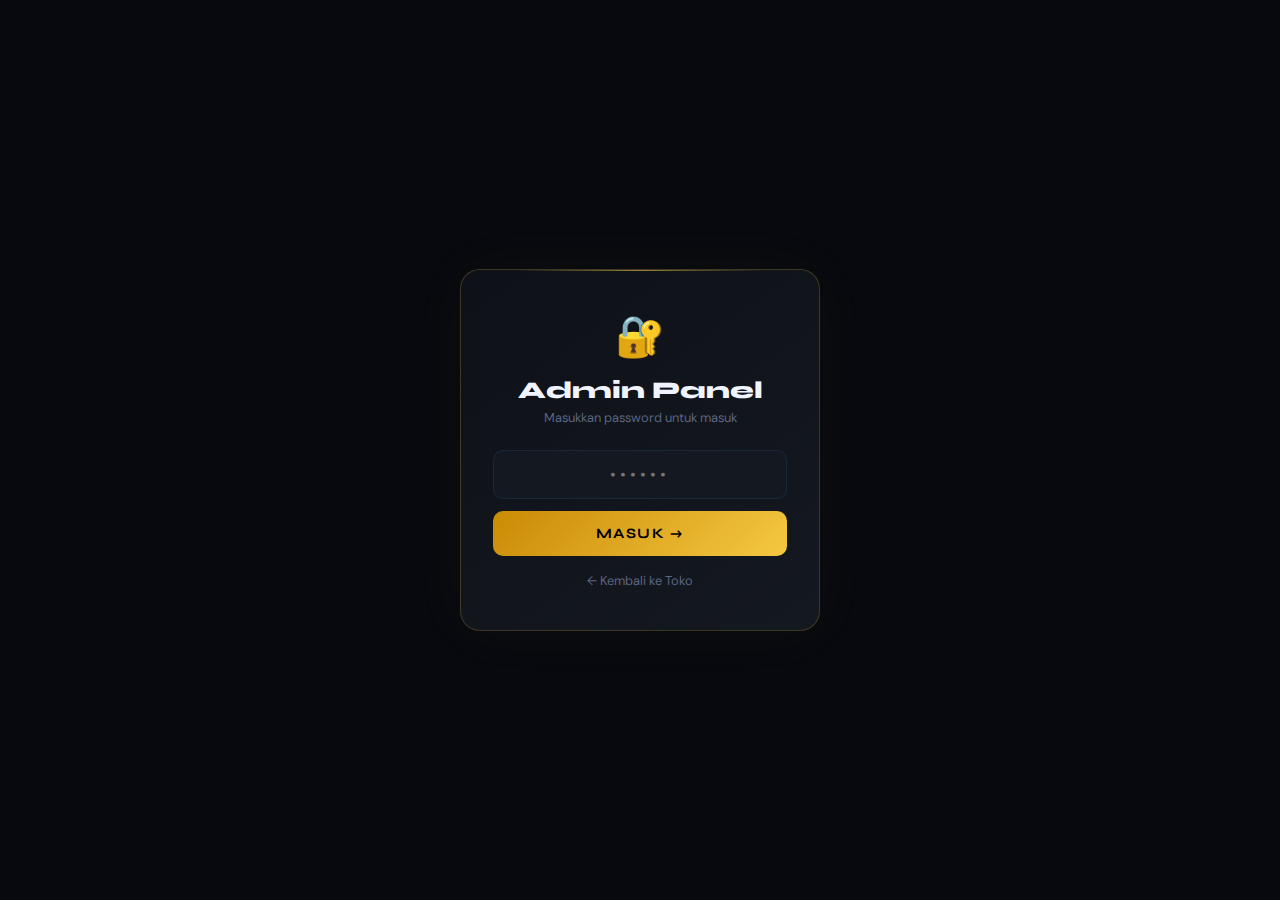
<file: admin.html>
<!DOCTYPE html>
<html lang="id">
<head>
<meta charset="UTF-8">
<meta name="viewport" content="width=device-width, initial-scale=1.0">
<title>Shine Store — Admin Panel</title>
<link href="https://fonts.googleapis.com/css2?family=Syne:wght@400;600;700;800&family=DM+Sans:wght@300;400;500;700&display=swap" rel="stylesheet">
<style>
:root{--bg:#07090f;--surface:#0e1117;--surface2:#141820;--neon-blue:#3b9eff;--neon-gold:#f5c842;--neon-purple:#a855f7;--neon-green:#22d3a0;--neon-red:#f43f5e;--text:#f0f4ff;--text-dim:#5a6580;--border:rgba(59,158,255,0.12);}
*{margin:0;padding:0;box-sizing:border-box;}
body{background:var(--bg);color:var(--text);font-family:'DM Sans',sans-serif;min-height:100vh;-webkit-font-smoothing:antialiased;}
body::before{content:'';position:fixed;inset:0;background:radial-gradient(ellipse 80% 60% at 50% -10%,rgba(245,200,66,0.05) 0%,transparent 60%);pointer-events:none;z-index:0;}
body::after{content:'';position:fixed;inset:0;background-image:linear-gradient(rgba(59,158,255,0.02) 1px,transparent 1px),linear-gradient(90deg,rgba(59,158,255,0.02) 1px,transparent 1px);background-size:48px 48px;pointer-events:none;z-index:0;}

.login-screen{position:fixed;inset:0;background:var(--bg);z-index:1000;display:flex;align-items:center;justify-content:center;}
.login-box{background:linear-gradient(145deg,#0e1117,#141820);border:1px solid rgba(245,200,66,0.2);border-radius:20px;padding:40px 32px;width:min(360px,92vw);text-align:center;position:relative;}
.login-box::before{content:'';position:absolute;top:0;left:15%;right:15%;height:1px;background:linear-gradient(90deg,transparent,rgba(245,200,66,0.6),transparent);}
.login-icon{font-size:2.5rem;margin-bottom:14px;}
.login-title{font-family:'Syne',sans-serif;font-size:1.5rem;font-weight:800;color:var(--text);margin-bottom:4px;}
.login-sub{font-size:0.8rem;color:var(--text-dim);margin-bottom:24px;}
.login-err{color:var(--neon-red);font-size:0.78rem;margin-bottom:10px;display:none;}
.login-input{width:100%;background:var(--surface2);border:1px solid var(--border);border-radius:10px;padding:13px 16px;color:var(--text);font-family:'DM Sans',sans-serif;font-size:1rem;outline:none;transition:all 0.2s;margin-bottom:12px;text-align:center;letter-spacing:4px;}
.login-input:focus{border-color:var(--neon-gold);}
.btn-login{width:100%;padding:14px;background:linear-gradient(135deg,#ca8a04,var(--neon-gold));color:#000;font-family:'Syne',sans-serif;font-size:0.9rem;font-weight:700;letter-spacing:1.5px;border:none;border-radius:10px;cursor:pointer;}
.back-link{display:inline-flex;align-items:center;gap:6px;margin-top:16px;color:var(--text-dim);font-size:0.8rem;text-decoration:none;}
.back-link:hover{color:var(--text);}

.admin-panel{display:none;}
header{position:relative;z-index:10;padding:14px 20px;display:flex;align-items:center;justify-content:space-between;border-bottom:1px solid rgba(245,200,66,0.15);background:rgba(7,9,15,0.95);backdrop-filter:blur(20px);}
.logo{font-family:'Syne',sans-serif;font-weight:800;font-size:1.3rem;color:var(--text);}
.logo span{color:var(--neon-gold);}
.admin-badge{background:rgba(245,200,66,0.1);border:1px solid rgba(245,200,66,0.3);color:var(--neon-gold);padding:5px 12px;border-radius:6px;font-size:0.72rem;font-family:'Syne',sans-serif;font-weight:700;letter-spacing:1px;}
.header-right{display:flex;align-items:center;gap:10px;}
.btn-logout{background:transparent;border:1px solid rgba(244,63,94,0.3);color:var(--neon-red);padding:6px 14px;border-radius:8px;cursor:pointer;font-family:'DM Sans',sans-serif;font-size:0.78rem;}
.btn-view-store{background:rgba(59,158,255,0.1);border:1px solid rgba(59,158,255,0.3);color:var(--neon-blue);padding:6px 14px;border-radius:8px;cursor:pointer;font-family:'DM Sans',sans-serif;font-size:0.78rem;text-decoration:none;}

.sections{max-width:760px;margin:0 auto;padding:20px 16px 60px;}
.section{background:linear-gradient(145deg,rgba(14,17,23,0.9),rgba(20,24,32,0.8));border:1px solid var(--border);border-radius:16px;padding:22px;margin-bottom:16px;position:relative;}
.section::before{content:'';position:absolute;top:0;left:20%;right:20%;height:1px;background:linear-gradient(90deg,transparent,var(--neon-gold),transparent);opacity:0.5;}
.section-title{font-family:'Syne',sans-serif;font-size:1rem;font-weight:700;color:var(--neon-gold);margin-bottom:16px;display:flex;align-items:center;gap:8px;}
.section-title span{font-size:0.63rem;letter-spacing:2px;color:var(--text-dim);text-transform:uppercase;font-weight:400;}

/* STATUS */
.status-row{display:flex;align-items:center;justify-content:space-between;padding:14px 16px;background:var(--surface2);border:1px solid rgba(255,255,255,0.06);border-radius:12px;margin-bottom:12px;}
.toggle-switch{position:relative;width:48px;height:26px;flex-shrink:0;}
.toggle-switch input{opacity:0;width:0;height:0;}
.toggle-slider{position:absolute;inset:0;background:rgba(255,255,255,0.1);border-radius:26px;cursor:pointer;transition:all 0.3s;}
.toggle-slider::before{content:'';position:absolute;left:3px;top:3px;width:20px;height:20px;background:#fff;border-radius:50%;transition:all 0.3s;}
.toggle-switch input:checked + .toggle-slider{background:var(--neon-green);}
.toggle-switch input:checked + .toggle-slider::before{transform:translateX(22px);}
.time-grid{display:grid;grid-template-columns:1fr 1fr;gap:10px;margin-bottom:12px;}
.time-box{background:var(--surface2);border:1px solid rgba(255,255,255,0.06);border-radius:10px;padding:12px 14px;}
.time-box label{font-size:0.65rem;letter-spacing:1.5px;color:var(--text-dim);text-transform:uppercase;display:block;margin-bottom:6px;}
.time-box input{background:transparent;border:none;color:var(--text);font-family:'Syne',sans-serif;font-size:1rem;font-weight:700;outline:none;width:100%;}
.mode-info{font-size:0.72rem;color:var(--text-dim);text-align:center;padding:8px;background:rgba(59,158,255,0.04);border:1px solid rgba(59,158,255,0.1);border-radius:8px;}

/* BBC */
.pkg-grid{display:grid;grid-template-columns:repeat(auto-fill,minmax(110px,1fr));gap:8px;}
.pkg-item{background:var(--surface2);border:1px solid rgba(255,255,255,0.06);border-radius:10px;padding:12px 8px;text-align:center;cursor:pointer;transition:all 0.2s;position:relative;}
.pkg-item:hover{border-color:rgba(244,63,94,0.4);}
.pkg-item.sold{border-color:rgba(244,63,94,0.5);background:rgba(244,63,94,0.05);}
.pkg-item.sold::after{content:'SOLD OUT';position:absolute;inset:0;display:flex;align-items:center;justify-content:center;background:rgba(7,9,15,0.72);color:var(--neon-red);font-family:'Syne',sans-serif;font-size:0.58rem;font-weight:700;letter-spacing:2px;border-radius:10px;}
.pkg-num{font-family:'Syne',sans-serif;font-size:1.1rem;font-weight:800;}
.pkg-lbl{font-size:0.6rem;color:var(--text-dim);letter-spacing:1px;text-transform:uppercase;margin:2px 0 6px;}
.pkg-prc{font-size:0.76rem;color:var(--neon-blue);font-weight:600;}

/* APK */
.apk-add-row{display:grid;grid-template-columns:1fr 70px auto;gap:8px;margin-bottom:16px;align-items:end;}
.ig{display:flex;flex-direction:column;gap:5px;}
.ig label{font-size:0.65rem;letter-spacing:1.5px;color:var(--text-dim);text-transform:uppercase;}
.mi{background:var(--surface2);border:1px solid rgba(255,255,255,0.08);border-radius:8px;padding:9px 12px;color:var(--text);font-family:'DM Sans',sans-serif;font-size:0.88rem;outline:none;width:100%;transition:border-color 0.2s;}
.mi:focus{border-color:var(--neon-blue);}
.apk-manage-item{background:var(--surface2);border:1px solid rgba(255,255,255,0.06);border-radius:12px;padding:14px;margin-bottom:10px;}
.apk-manage-header{display:flex;align-items:center;justify-content:space-between;margin-bottom:10px;}
.apk-manage-name{display:flex;align-items:center;gap:8px;}
.apk-manage-actions{display:flex;gap:6px;}
.btn-sm-g{padding:6px 12px;background:rgba(34,211,160,0.1);color:var(--neon-green);border:1px solid rgba(34,211,160,0.3);border-radius:7px;cursor:pointer;font-family:'Syne',sans-serif;font-size:0.75rem;font-weight:600;}
.btn-sm-r{padding:6px 12px;background:rgba(244,63,94,0.1);color:var(--neon-red);border:1px solid rgba(244,63,94,0.3);border-radius:7px;cursor:pointer;font-family:'Syne',sans-serif;font-size:0.75rem;font-weight:600;}
.plan-row{display:grid;grid-template-columns:1fr 1fr auto auto;gap:6px;align-items:center;margin-bottom:6px;}
.plan-hdr{font-size:0.63rem;letter-spacing:1.5px;color:var(--text-dim);text-transform:uppercase;margin-bottom:6px;}
.btn-primary{padding:10px 20px;background:linear-gradient(135deg,#ca8a04,var(--neon-gold));color:#000;border:none;border-radius:9px;cursor:pointer;font-family:'Syne',sans-serif;font-size:0.82rem;font-weight:700;letter-spacing:1px;}

/* APK SOLD */
.apk-tab-btn{background:var(--surface2);border:1px solid rgba(255,255,255,0.08);border-radius:8px;padding:7px 14px;color:var(--text-dim);font-family:'DM Sans',sans-serif;font-size:0.8rem;cursor:pointer;transition:all 0.2s;white-space:nowrap;}
.apk-tab-btn.active{border-color:rgba(168,85,247,0.4);color:var(--neon-purple);background:rgba(168,85,247,0.08);}
.apk-sold-item{display:flex;align-items:center;justify-content:space-between;padding:12px 16px;background:var(--surface2);border-radius:10px;cursor:pointer;transition:all 0.2s;margin-bottom:8px;}
.apk-sold-badge{font-size:0.75rem;font-weight:700;font-family:'Syne',sans-serif;padding:4px 10px;border-radius:6px;}
.apk-sold-badge.sold{color:var(--neon-red);background:rgba(244,63,94,0.1);border:1px solid rgba(244,63,94,0.3);}
.apk-sold-badge.avail{color:var(--neon-green);background:rgba(34,211,160,0.08);border:1px solid rgba(34,211,160,0.2);}

.toast{position:fixed;bottom:24px;right:16px;left:16px;text-align:center;background:linear-gradient(135deg,#166534,var(--neon-green));color:#fff;font-family:'Syne',sans-serif;font-weight:700;padding:11px 22px;border-radius:10px;z-index:2000;transform:translateY(80px);opacity:0;transition:all 0.3s;pointer-events:none;}
.toast.show{transform:translateY(0);opacity:1;}

@media(max-width:600px){
  .sections{padding:16px 12px 50px;}
  .section{padding:18px 14px;}
  .apk-add-row{grid-template-columns:1fr 60px auto;}
  .pkg-grid{grid-template-columns:repeat(3,1fr);}
  .plan-row{grid-template-columns:1fr 90px auto;}
  .header-right{gap:6px;}
  .btn-view-store{display:none;}
}

/* SECTION hover */
.section{transition:border-color 0.3s;}
.section:hover{border-color:rgba(245,200,66,0.18);}

/* STATUS ROW green/red glow */
.status-row{transition:all 0.3s;}
.toggle-switch input:checked ~ *{transition:all 0.3s;}

/* PKG ITEM refinement */
.pkg-item{transition:all 0.2s;}
.pkg-item:not(.sold):hover{transform:translateY(-2px);box-shadow:0 4px 16px rgba(0,0,0,0.3);}

/* APK manage item */
.apk-manage-item{transition:border-color 0.2s;}
.apk-manage-item:hover{border-color:rgba(255,255,255,0.1);}

/* Buttons */
.btn-sm-g:hover{background:rgba(34,211,160,0.18);}
.btn-sm-r:hover{background:rgba(244,63,94,0.18);}
.btn-primary:hover{transform:translateY(-1px);box-shadow:0 6px 20px rgba(245,200,66,0.25);}
.btn-login:hover{transform:translateY(-1px);box-shadow:0 6px 20px rgba(245,200,66,0.3);}

/* Input focus */
.mi:focus{border-color:var(--neon-gold);box-shadow:0 0 0 3px rgba(245,200,66,0.06);}
.login-input:focus{box-shadow:0 0 0 3px rgba(245,200,66,0.06);}

/* Sections fade-in */
.sections{animation:fadeUp 0.4s ease both;}
@keyframes fadeUp{from{opacity:0;transform:translateY(16px)}to{opacity:1;transform:translateY(0)}}

/* Section title decoration */
.section-title::before{content:'';display:inline-block;width:4px;height:16px;background:linear-gradient(180deg,var(--neon-gold),rgba(245,200,66,0.3));border-radius:2px;flex-shrink:0;}

/* APK sold item hover */
.apk-sold-item:hover{border-color:rgba(255,255,255,0.1)!important;transform:translateX(2px);}

/* Header back link */
.btn-view-store:hover{background:rgba(59,158,255,0.16);}

/* Mode info */
.mode-info{transition:all 0.3s;}

/* Plan row input */
.mi[type=number]::-webkit-inner-spin-button{-webkit-appearance:none;}

/* Login box pulse */
.login-box{box-shadow:0 0 60px rgba(245,200,66,0.04);}

/* Scrollbar */
::-webkit-scrollbar{width:4px;height:4px;}
::-webkit-scrollbar-track{background:transparent;}
::-webkit-scrollbar-thumb{background:rgba(255,255,255,0.08);border-radius:4px;}

/* MAINTENANCE TOGGLE */
.maint-row{display:flex;align-items:center;justify-content:space-between;padding:14px 16px;background:rgba(245,200,66,0.04);border:1px solid rgba(245,200,66,0.2);border-radius:12px;margin-top:12px;}
.maint-row.active{background:rgba(244,63,94,0.06);border-color:rgba(244,63,94,0.3);}
.maint-toggle-label{font-size:0.88rem;font-weight:600;color:var(--neon-gold);}
.maint-toggle-label.active{color:var(--neon-red);}
.maint-toggle-sub{font-size:0.72rem;color:var(--text-dim);margin-top:2px;}
.toggle-switch-red input:checked + .toggle-slider{background:var(--neon-red);}

select.mi{appearance:none;-webkit-appearance:none;background-image:url("data:image/svg+xml,%3Csvg xmlns='http://www.w3.org/2000/svg' width='12' height='12' viewBox='0 0 12 12'%3E%3Cpath fill='%235a6580' d='M6 8L1 3h10z'/%3E%3C/svg%3E");background-repeat:no-repeat;background-position:right 12px center;padding-right:32px;}

select.mi{-webkit-appearance:none;appearance:none;background-image:url("data:image/svg+xml,%3Csvg xmlns='http://www.w3.org/2000/svg' width='10' height='6' viewBox='0 0 10 6'%3E%3Cpath fill='%235a6580' d='M0 0l5 6 5-6z'/%3E%3C/svg%3E");background-repeat:no-repeat;background-position:right 10px center;padding-right:28px;}
select.mi option{background:var(--surface2);color:var(--text);}
</style>
</head>
<body>

<!-- LOGIN -->
<div class="login-screen" id="loginScreen">
  <div class="login-box">
    <div class="login-icon">🔐</div>
    <div class="login-title">Admin Panel</div>
    <div class="login-sub">Masukkan password untuk masuk</div>
    <div class="login-err" id="loginErr">❌ Password salah!</div>
    <input type="password" class="login-input" id="passInput" placeholder="••••••" maxlength="20" onkeydown="if(event.key==='Enter')doLogin()">
    <button class="btn-login" onclick="doLogin()">MASUK →</button>
    <br>
    <a href="index.html" class="back-link">← Kembali ke Toko</a>
  </div>
</div>

<!-- ADMIN PANEL -->
<div class="admin-panel" id="adminPanel">
  <header>
    <div>
      <div class="logo">SHINE<span>STORE</span></div>
      <div style="font-size:0.62rem;color:var(--text-dim);letter-spacing:1.5px;text-transform:uppercase;margin-top:1px;">Admin Dashboard</div>
    </div>
    <div class="header-right">
      <a href="index.html" class="btn-view-store">🏪 Lihat Toko</a>
      <div class="admin-badge">🔧 ADMIN</div>
      <button class="btn-logout" onclick="doLogout()">KELUAR</button>
    </div>
  </header>

  <div class="sections">

    <!-- STATUS TOKO -->
    <div class="section">
      <div class="section-title">Status Toko <span>OPEN / CLOSE</span></div>
      <div class="status-row">
        <div>
          <div style="font-size:0.9rem;font-weight:600;" id="storeStatusLabel">🟢 Toko Buka</div>
          <div style="font-size:0.72rem;color:var(--text-dim);margin-top:2px;" id="storeStatusSub">Pelanggan bisa order</div>
        </div>
        <label class="toggle-switch">
          <input type="checkbox" id="storeToggle" checked onchange="toggleStoreStatus()">
          <span class="toggle-slider"></span>
        </label>
      </div>
      <div class="time-grid">
        <div class="time-box"><label>Jam Buka</label><input type="time" id="openTimeInput" value="08:00" onchange="saveStoreTime()"></div>
        <div class="time-box"><label>Jam Tutup</label><input type="time" id="closeTimeInput" value="22:00" onchange="saveStoreTime()"></div>
      </div>
      <div class="mode-info" id="modeInfo">Mode: Otomatis (berdasarkan jam)</div>

      <!-- MAINTENANCE TOGGLE -->
      <div class="maint-row" id="maintRow">
        <div>
          <div class="maint-toggle-label" id="maintLabel">🔧 Mode Maintenance</div>
          <div class="maint-toggle-sub" id="maintSub">Website tampil halaman maintenance untuk pengunjung</div>
        </div>
        <label class="toggle-switch toggle-switch-red">
          <input type="checkbox" id="maintToggle" onchange="toggleMaintenance()">
          <span class="toggle-slider"></span>
        </label>
      </div>
    </div>

    <!-- SOLD OUT BBC -->
    <div class="section">
      <div class="section-title">Paket BBC <span>KLIK UNTUK SOLD OUT / AKTIF</span></div>
      <div class="pkg-grid" id="bbcGrid"></div>
    </div>

    <!-- KELOLA APK -->
    <div class="section">
      <div class="section-title">Kelola APK <span>TAMBAH / EDIT / HAPUS</span></div>
      <div class="apk-add-row" style="align-items:flex-end;gap:10px;">
        <div class="ig" style="flex:1;">
          <label>Nama Aplikasi</label>
          <input type="text" class="mi" id="newAppName" placeholder="Contoh: YouTube">
        </div>
        <div class="ig" style="width:130px;">
          <label>Kategori</label>
          <select class="mi" id="newAppKategori" onchange="updateCatPreview()">
            <option value="Edit">✏️ Edit</option>
            <option value="Nonton">🎬 Nonton</option>
            <option value="Musik">🎵 Musik</option>
            <option value="Lainnya">📱 Lainnya</option>
          </select>
        </div>
        <div style="width:44px;height:44px;border-radius:10px;background:rgba(168,85,247,0.1);border:1px solid rgba(168,85,247,0.2);display:flex;align-items:center;justify-content:center;font-size:1.3rem;flex-shrink:0;" id="catEmojiPreview" title="Emoji otomatis dari kategori">✏️</div>
        <button class="btn-primary" style="height:44px;padding:0 16px;white-space:nowrap;" onclick="adminAddApp()">+ TAMBAH</button>
      </div>
      <div id="apkManageList"></div>
    </div>

    <!-- SOLD OUT APK -->
    <div class="section">
      <div class="section-title">Sold Out APK <span>KLIK UNTUK SOLD OUT / AKTIF</span></div>
      <div style="display:flex;gap:8px;flex-wrap:nowrap;overflow-x:auto;padding-bottom:8px;scrollbar-width:none;margin-bottom:12px;" id="apkTabsAdmin"></div>
      <div id="apkSoldGrid"></div>
    </div>

  </div>
</div>

<div class="toast" id="toast"></div>

<script>
const ADMIN_PASS='875421';
const SOLD_KEY='shinestore_sold';
const SB_URL='https://simyjfxevsvomwqhphib.supabase.co';
const SB_KEY='eyJhbGciOiJIUzI1NiIsInR5cCI6IkpXVCJ9.eyJpc3MiOiJzdXBhYmFzZSIsInJlZiI6InNpbXlqZnhldnN2b213cWhwaGliIiwicm9sZSI6ImFub24iLCJpYXQiOjE3NzEzNzU0OTAsImV4cCI6MjA4Njk1MTQ5MH0.mN2r3tb5v4fglKs45xtMklEo-j_MrG7gD3sF79_MYqA';

const BBC_PACKAGES=[
  {bbc:5000,price:19000},{bbc:10000,price:38000},{bbc:15000,price:57000},
  {bbc:20000,price:76000},{bbc:25000,price:95000},{bbc:30000,price:114000},
  {bbc:35000,price:133000},{bbc:40000,price:152000},{bbc:45000,price:171000},{bbc:50000,price:190000},
];
const APK_DEFAULT=[
  {name:'CapCut',emoji:'🎬',plans:[{dur:'7 Hari',price:1200},{dur:'14 Hari',price:1500},{dur:'21 Hari',price:1800},{dur:'28 Hari',price:2200},{dur:'35 Hari',price:2900},{dur:'42 Hari',price:3500}]},
  {name:'Canva',emoji:'🎨',plans:[{dur:'1 Bulan',price:12000},{dur:'1 Tahun',price:108000},{dur:'Lifetime',price:118000}]},
  {name:'iQIYI',emoji:'🎬',plans:[{dur:'Standar 1 Bulan',price:3000},{dur:'Standar 1 Tahun',price:7000}]},
  {name:'Vidio',emoji:'📺',plans:[{dur:'Mobile Sharing 1 Bln',price:13300},{dur:'Mobile Private 1 Bln',price:21200},{dur:'All Device Sharing 1 Bln',price:19800}]},
  {name:'Spotify',emoji:'🎵',plans:[{dur:'Individual',price:8000},{dur:'Individual No Garansi',price:800}]},
  {name:'Netflix',emoji:'🎬',plans:[{dur:'1P 1U 1 Hari',price:2555},{dur:'1P 1U 1 Bulan',price:13000},{dur:'1P 2U 1 Bulan',price:10800},{dur:'Semi 1 Bulan',price:15500},{dur:'1P 1U 7 Hari',price:8800},{dur:'1P 2U 7 Hari',price:8000},{dur:'Semi 7 Hari',price:9800}]},
  {name:'Alight Motion',emoji:'✨',plans:[{dur:'1 Tahun',price:1000}]},
  {name:'Viu',emoji:'🎥',plans:[{dur:'1 Bulan',price:10},{dur:'1 Tahun',price:30},{dur:'Lifetime',price:2000}]},
];

const fmt=n=>'Rp '+n.toLocaleString('id-ID');
const getSold=()=>{try{return JSON.parse(localStorage.getItem(SOLD_KEY))||{};}catch(e){return {};}};
const saveSold=async d=>{
  localStorage.setItem(SOLD_KEY,JSON.stringify(d));
  try{await sbFetch('sold_out?id=eq.1',{method:'PATCH',body:JSON.stringify({data:d}),prefer:'return=minimal'});}
  catch{try{await sbFetch('sold_out',{method:'POST',body:JSON.stringify({id:1,data:d}),prefer:'return=minimal'});}catch{}}
};

async function sbFetch(path,options={}){
  const res=await fetch(SB_URL+'/rest/v1/'+path,{
    headers:{'apikey':SB_KEY,'Authorization':'Bearer '+SB_KEY,'Content-Type':'application/json','Prefer':options.prefer||'return=representation'},
    ...options
  });
  if(!res.ok) throw new Error(await res.text());
  return res.status===204?null:res.json();
}

async function getApkData(){try{return await sbFetch('apk_products?select=*&order=category.asc,urutan.asc');}catch(e){return APK_DEFAULT;}}

// LOGIN
function doLogin(){
  if(document.getElementById('passInput').value===ADMIN_PASS){
    document.getElementById('loginScreen').style.display='none';
    document.getElementById('adminPanel').style.display='block';
    document.getElementById('passInput').value='';
    document.getElementById('loginErr').style.display='none';
    initAdmin();
  }else{
    document.getElementById('loginErr').style.display='block';
    document.getElementById('passInput').value='';
  }
}
function doLogout(){
  document.getElementById('adminPanel').style.display='none';
  document.getElementById('loginScreen').style.display='flex';
}

// INIT
async function initAdmin(){
  await loadSoldFromSupabase();
  await loadStoreStatus();
  renderBbc();
  await renderManageList();
  await renderApkSoldSection();
}

async function loadSoldFromSupabase(){
  try{const r=await sbFetch('sold_out?id=eq.1&select=data');if(r&&r.length)localStorage.setItem(SOLD_KEY,JSON.stringify(r[0].data));}catch(e){}
}

// STORE STATUS
let storeStatus={is_open:true,open_time:'08:00',close_time:'22:00',override:false};
async function loadStoreStatus(){
  try{const r=await sbFetch('store_status?id=eq.1&select=*');if(r&&r.length){storeStatus=r[0];applyStoreStatus();}}catch(e){applyStoreStatus();}
}
function applyStoreStatus(){
  const{is_open,open_time,close_time,override,maintenance}=storeStatus;
  let isOpen=is_open;
  if(!override){
    const now=new Date(),cur=now.getHours()*60+now.getMinutes();
    const[oh,om]=open_time.split(':').map(Number),[ch,cm]=close_time.split(':').map(Number);
    isOpen=cur>=oh*60+om&&cur<ch*60+cm;
  }
  document.getElementById('storeToggle').checked=isOpen;
  document.getElementById('storeStatusLabel').textContent=isOpen?'🟢 Toko Buka':'🔴 Toko Tutup';
  document.getElementById('storeStatusSub').textContent=isOpen?'Pelanggan bisa order':'Order tidak diterima';
  document.getElementById('openTimeInput').value=open_time;
  document.getElementById('closeTimeInput').value=close_time;
  document.getElementById('modeInfo').textContent=override?'Mode: Manual (override aktif)':'Mode: Otomatis (berdasarkan jam)';

  // Maintenance toggle
  const isMaint = !!maintenance;
  document.getElementById('maintToggle').checked = isMaint;
  const maintRow = document.getElementById('maintRow');
  const maintLabel = document.getElementById('maintLabel');
  maintRow.classList.toggle('active', isMaint);
  maintLabel.className = 'maint-toggle-label' + (isMaint ? ' active' : '');
  maintLabel.textContent = isMaint ? '🚨 Maintenance AKTIF' : '🔧 Mode Maintenance';
  document.getElementById('maintSub').textContent = isMaint
    ? 'Pengunjung melihat halaman maintenance sekarang!'
    : 'Website tampil halaman maintenance untuk pengunjung';
}
async function toggleStoreStatus(){
  const isOpen=document.getElementById('storeToggle').checked;
  storeStatus={...storeStatus,is_open:isOpen,override:true};
  applyStoreStatus();showToast(isOpen?'✅ Toko dibuka!':'🔒 Toko ditutup!');
  try{await sbFetch('store_status?id=eq.1',{method:'PATCH',body:JSON.stringify({is_open:isOpen,override:true}),prefer:'return=minimal'});}
  catch(e){showToast('Gagal sync!');}
}
async function saveStoreTime(){
  const open_time=document.getElementById('openTimeInput').value;
  const close_time=document.getElementById('closeTimeInput').value;
  storeStatus={...storeStatus,open_time,close_time,override:false};
  applyStoreStatus();showToast('Jam operasional tersimpan ✓');
  try{await sbFetch('store_status?id=eq.1',{method:'PATCH',body:JSON.stringify({open_time,close_time,override:false}),prefer:'return=minimal'});}
  catch(e){showToast('Gagal sync!');}
}

async function toggleMaintenance(){
  const isMaint=document.getElementById('maintToggle').checked;
  storeStatus={...storeStatus,maintenance:isMaint};
  applyStoreStatus();
  showToast(isMaint?'🚨 Maintenance diaktifkan!':'✅ Maintenance dinonaktifkan!');
  try{await sbFetch('store_status?id=eq.1',{method:'PATCH',body:JSON.stringify({maintenance:isMaint}),prefer:'return=minimal'});}
  catch(e){showToast('Gagal sync!');}
}

// BBC SOLD OUT
function renderBbc(){
  const grid=document.getElementById('bbcGrid');grid.innerHTML='';
  const sold=getSold();
  BBC_PACKAGES.forEach(pkg=>{
    const key='bbc_'+pkg.bbc,isSold=!!sold[key];
    const div=document.createElement('div');
    div.className='pkg-item'+(isSold?' sold':'');
    div.innerHTML=`<div class="pkg-num">${pkg.bbc.toLocaleString('id-ID')}</div><div class="pkg-lbl">💎 BBC</div><div class="pkg-prc">${fmt(pkg.price)}</div>`;
    div.onclick=async()=>{const s=getSold();if(s[key])delete s[key];else s[key]=true;await saveSold(s);renderBbc();showToast(s[key]?'Sold Out ✓':'Tersedia kembali');};
    grid.appendChild(div);
  });
}

// APK MANAGE
let cachedApkData=null,curApkSoldIdx=0;

async function renderManageList(){
  cachedApkData=await getApkData();
  const list=document.getElementById('apkManageList');
  if(!cachedApkData.length){list.innerHTML='<p style="color:var(--text-dim);padding:16px;text-align:center;">Belum ada APK.</p>';return;}
  list.innerHTML=cachedApkData.map((app,ai)=>`
    <div class="apk-manage-item">
      <div class="apk-manage-header">
        <div class="apk-manage-name">
          <div id="appIcon_${ai}" style="width:36px;height:36px;border-radius:8px;background:rgba(168,85,247,0.1);border:1px solid rgba(168,85,247,0.2);display:flex;align-items:center;justify-content:center;font-size:1.1rem;flex-shrink:0;">${{Edit:'✏️',Nonton:'🎬',Musik:'🎵',Lainnya:'📱'}[app.category||'Lainnya']||'📱'}</div>
          <input class="mi" id="appName_${ai}" style="flex:1;min-width:0;" value="${app.name}" placeholder="Nama aplikasi">
        </div>
        <div class="apk-manage-actions">
          <button class="btn-sm-g" onclick="saveAppMeta(${ai})">💾 SIMPAN</button>
          <button class="btn-sm-r" onclick="deleteApp(${ai})">🗑</button>
        </div>
      </div>
      <div style="display:grid;grid-template-columns:1fr auto;gap:8px;margin-bottom:12px;align-items:end;">
        <div>
          <label style="font-size:0.63rem;letter-spacing:1.5px;color:var(--text-dim);text-transform:uppercase;display:block;margin-bottom:5px;">Kategori</label>
          <select class="mi" id="appCat_${ai}" style="width:100%;cursor:pointer;">
            <option value="Edit" ${(app.category||'Lainnya')==='Edit'?'selected':''}>✏️ Edit</option>
            <option value="Nonton" ${(app.category||'Lainnya')==='Nonton'?'selected':''}>🎬 Nonton</option>
            <option value="Musik" ${(app.category||'Lainnya')==='Musik'?'selected':''}>🎵 Musik</option>
            <option value="Lainnya" ${(app.category||'Lainnya')==='Lainnya'?'selected':''}>📱 Lainnya</option>
          </select>
        </div>
        <button class="btn-sm-g" onclick="addPlan(${ai})" style="height:38px;">+ PAKET</button>
      </div>
      ${app.plans.length?'<div class="plan-hdr">Durasi — Harga (Rp) — Aksi</div>':''}
      ${app.plans.map((plan,pi)=>`
        <div class="plan-row" id="planRow_${ai}_${pi}">
          <input class="mi" id="planDur_${ai}_${pi}" style="width:100%;" value="${plan.dur}" placeholder="Durasi">
          <input class="mi" id="planPrice_${ai}_${pi}" type="number" style="width:100%;" value="${plan.price}" placeholder="Harga">
          <button class="btn-sm-g" onclick="savePlan(${ai},${pi})" title="Simpan">💾</button>
          <button class="btn-sm-r" onclick="deletePlan(${ai},${pi})" title="Hapus">🗑</button>
        </div>`).join('')}
    </div>`).join('');
}

const CAT_EMOJI_MAP={Edit:'✏️',Nonton:'🎬',Musik:'🎵',Lainnya:'📱'};
function updateCatPreview(){
  const cat=document.getElementById('newAppKategori').value;
  document.getElementById('catEmojiPreview').textContent=CAT_EMOJI_MAP[cat]||'📱';
}
async function adminAddApp(){
  const name=document.getElementById('newAppName').value.trim();
  const category=document.getElementById('newAppKategori').value||'Edit';
  const emoji=CAT_EMOJI_MAP[category]||'📱';
  if(!name){showToast('Nama wajib diisi!');return;}
  try{
    const data=cachedApkData||[];
    await sbFetch('apk_products',{method:'POST',body:JSON.stringify({name,emoji,plans:[],urutan:data.length+1,category})});
    document.getElementById('newAppName').value='';
    document.getElementById('newAppKategori').value='Edit';
    updateCatPreview();
    await renderManageList();await renderApkSoldSection();showToast('✅ '+name+' ditambahkan!');
  }catch(e){showToast('Gagal: '+e.message);}
}
async function updateApp(ai,field,val){
  try{const u={};u[field]=val;await sbFetch('apk_products?id=eq.'+cachedApkData[ai].id,{method:'PATCH',body:JSON.stringify(u),prefer:'return=minimal'});showToast('Tersimpan ✓');}
  catch(e){showToast('Gagal simpan');}
}

async function saveAppMeta(ai){
  const name=document.getElementById('appName_'+ai).value.trim();
  const category=document.getElementById('appCat_'+ai).value;
  if(!name){showToast('Nama tidak boleh kosong!');return;}
  try{
    await sbFetch('apk_products?id=eq.'+cachedApkData[ai].id,{method:'PATCH',body:JSON.stringify({name,category}),prefer:'return=minimal'});
    // Update lokal tanpa re-render — jaga plan yg belum tersimpan
    cachedApkData[ai].name=name;
    cachedApkData[ai].category=category;
    // Update icon emoji di DOM langsung
    const iconEl=document.getElementById('appIcon_'+ai);
    if(iconEl) iconEl.textContent=CAT_EMOJI_MAP[category]||'📱';
    showToast('✅ '+name+' tersimpan!');
    await renderApkSoldSection();
  }catch(e){showToast('Gagal simpan: '+e.message);}
}

async function savePlan(ai,pi){
  const dur=document.getElementById('planDur_'+ai+'_'+pi).value.trim();
  const price=parseInt(document.getElementById('planPrice_'+ai+'_'+pi).value)||0;
  if(!dur){showToast('Durasi tidak boleh kosong!');return;}
  try{
    const app=cachedApkData[ai];
    // Ambil SEMUA plan terbaru dari DOM supaya tidak ada plan lain yang hilang
    const plans=app.plans.map((_,pj)=>{
      const d=document.getElementById('planDur_'+ai+'_'+pj);
      const p=document.getElementById('planPrice_'+ai+'_'+pj);
      return d&&p?{dur:d.value.trim(),price:parseInt(p.value)||0}:app.plans[pj];
    });
    plans[pi]={dur,price};
    await sbFetch('apk_products?id=eq.'+app.id,{method:'PATCH',body:JSON.stringify({plans}),prefer:'return=minimal'});
    cachedApkData[ai].plans=plans;
    // Visual feedback pada baris yang disimpan
    const btn=document.querySelector('#planRow_'+ai+'_'+pi+' .btn-sm-g');
    if(btn){const orig=btn.textContent;btn.textContent='✅';btn.disabled=true;setTimeout(()=>{btn.textContent=orig;btn.disabled=false;},1500);}
    showToast('✅ Paket tersimpan!');
  }catch(e){showToast('Gagal simpan paket: '+e.message);}
}
async function deleteApp(ai){
  if(!confirm('Hapus aplikasi ini?'))return;
  try{await sbFetch('apk_products?id=eq.'+cachedApkData[ai].id,{method:'DELETE',prefer:'return=minimal'});await renderManageList();await renderApkSoldSection();showToast('Dihapus!');}
  catch(e){showToast('Gagal hapus');}
}
async function addPlan(ai){
  const dur=prompt('Nama durasi paket?\nContoh: 1 Bulan, 7 Hari, Lifetime');
  if(!dur||!dur.trim())return;
  const priceStr=prompt('Harga paket? (angka saja)\nContoh: 13000');
  const price=parseInt(priceStr)||0;
  try{
    const app=cachedApkData[ai];
    const plans=[...app.plans,{dur:dur.trim(),price}];
    await sbFetch('apk_products?id=eq.'+app.id,{method:'PATCH',body:JSON.stringify({plans}),prefer:'return=minimal'});
    showToast('✅ Paket "'+dur.trim()+'" ditambahkan!');
    await renderManageList();await renderApkSoldSection();
  }catch(e){showToast('Gagal tambah paket');}
}
async function updatePlan(ai,pi,field,val){
  try{const app=cachedApkData[ai];const plans=JSON.parse(JSON.stringify(app.plans));plans[pi][field]=field==='price'?parseInt(val)||0:val;await sbFetch('apk_products?id=eq.'+app.id,{method:'PATCH',body:JSON.stringify({plans}),prefer:'return=minimal'});showToast('Tersimpan ✓');}
  catch(e){showToast('Gagal simpan');}
}
async function deletePlan(ai,pi){
  try{const app=cachedApkData[ai];const plans=JSON.parse(JSON.stringify(app.plans));plans.splice(pi,1);await sbFetch('apk_products?id=eq.'+app.id,{method:'PATCH',body:JSON.stringify({plans}),prefer:'return=minimal'});await renderManageList();await renderApkSoldSection();showToast('Paket dihapus!');}
  catch(e){showToast('Gagal hapus paket');}
}

// APK SOLD
async function renderApkSoldSection(){
  if(!cachedApkData)cachedApkData=await getApkData();
  const tabs=document.getElementById('apkTabsAdmin');tabs.innerHTML='';
  cachedApkData.forEach((app,i)=>{
    const btn=document.createElement('button');
    btn.className='apk-tab-btn'+(i===curApkSoldIdx?' active':'');
    btn.textContent=app.emoji+' '+app.name;
    btn.onclick=()=>{curApkSoldIdx=i;renderApkSoldSection();};
    tabs.appendChild(btn);
  });
  renderApkSoldGrid();
}
function renderApkSoldGrid(){
  const grid=document.getElementById('apkSoldGrid');grid.innerHTML='';
  const app=(cachedApkData||APK_DEFAULT)[curApkSoldIdx];if(!app)return;
  const sold=getSold();
  app.plans.forEach((plan,i)=>{
    const key='apk_'+app.name+'_'+i,isSold=!!sold[key];
    const div=document.createElement('div');
    div.className='apk-sold-item';
    div.style.border=`1px solid ${isSold?'rgba(244,63,94,0.3)':'rgba(255,255,255,0.06)'}`;
    div.innerHTML=`
      <div style="display:flex;align-items:center;gap:10px;">
        <span style="font-size:1rem;">${{Edit:'✏️',Nonton:'🎬',Musik:'🎵',Lainnya:'📱'}[app.category||'Lainnya']||'📱'}</span>
        <div><div style="font-size:0.88rem;font-weight:600;color:var(--text);">${plan.dur}</div><div style="font-size:0.72rem;color:var(--text-dim);">${fmt(plan.price)}</div></div>
      </div>
      <div class="apk-sold-badge ${isSold?'sold':'avail'}">${isSold?'SOLD OUT':'TERSEDIA'}</div>`;
    div.onclick=async()=>{
      const s=getSold();if(s[key])delete s[key];else s[key]=true;
      await saveSold(s);renderApkSoldGrid();showToast(s[key]?'Sold Out ✓':'Tersedia kembali');
    };
    grid.appendChild(div);
  });
}

// TOAST
let toastTimer;
function showToast(msg){
  const t=document.getElementById('toast');t.textContent=msg;t.classList.add('show');
  clearTimeout(toastTimer);toastTimer=setTimeout(()=>t.classList.remove('show'),2200);
}
</script>
</body>
</html>
</file>
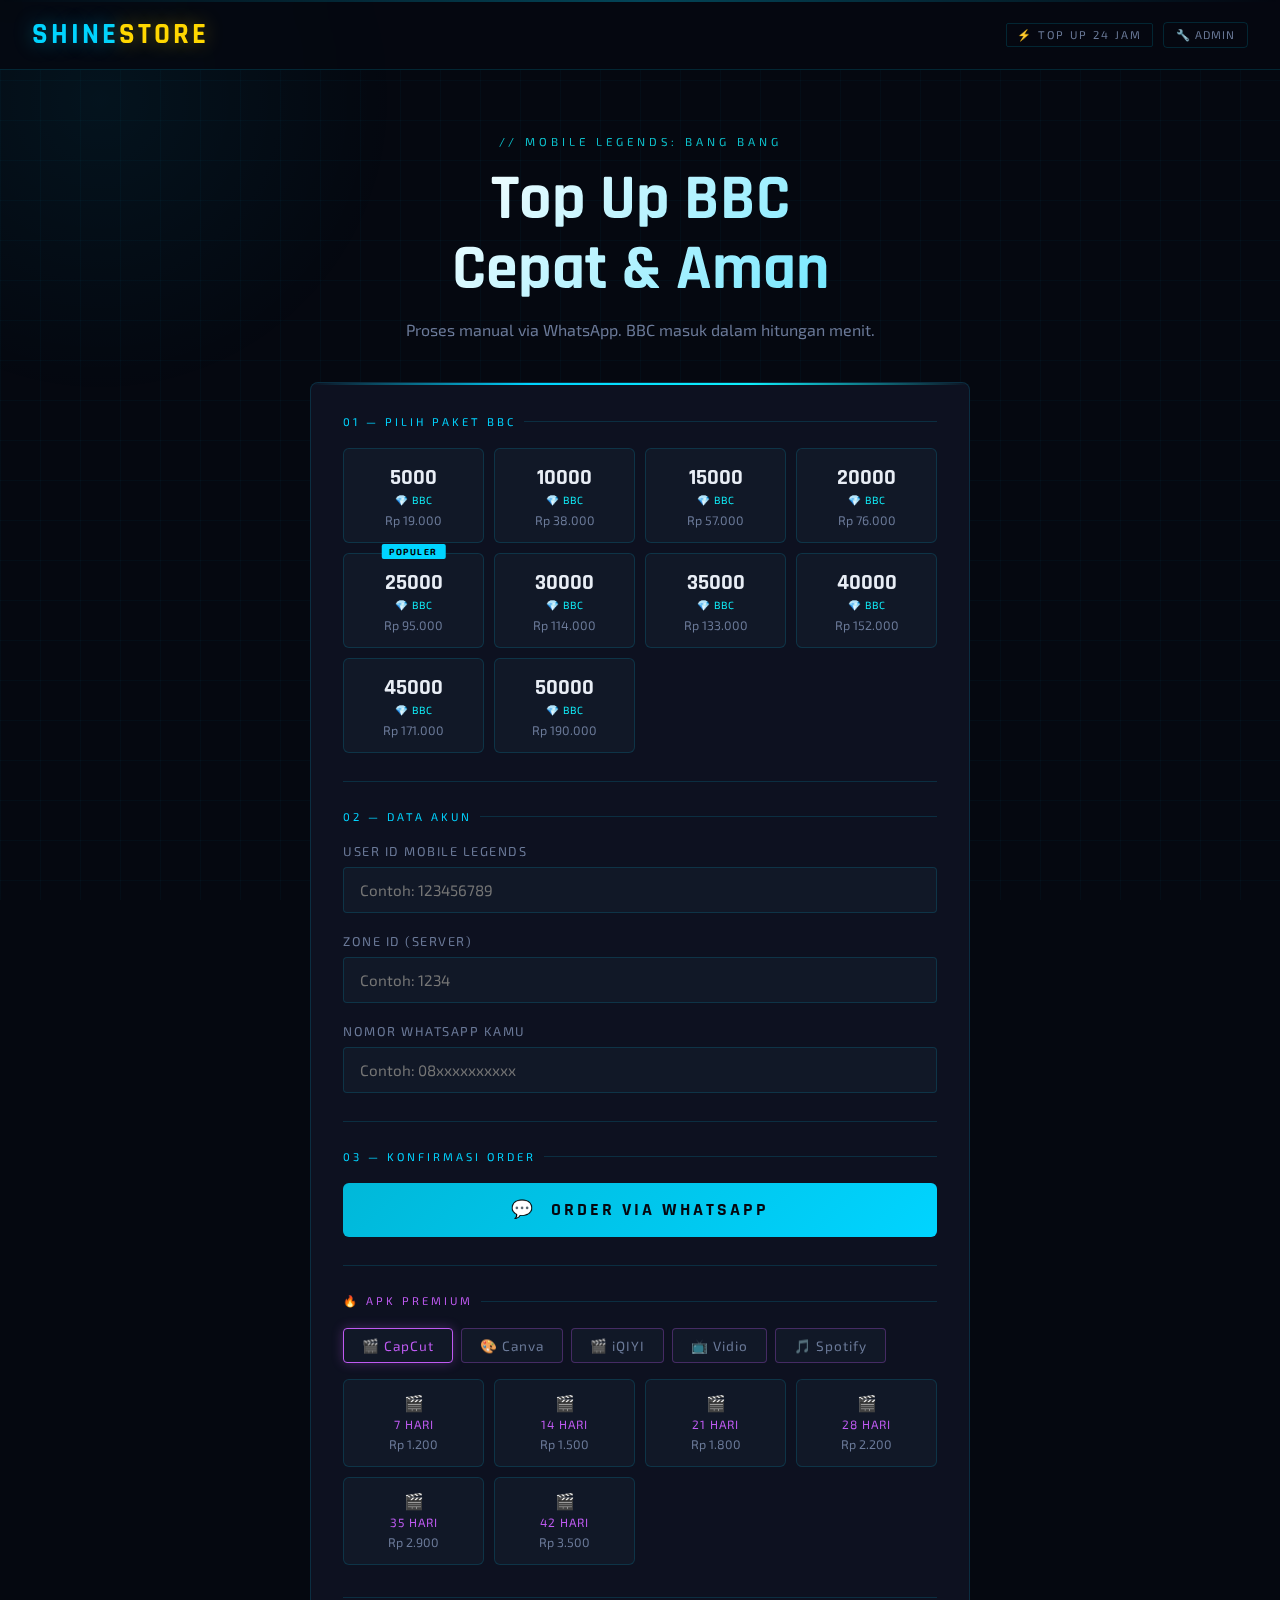
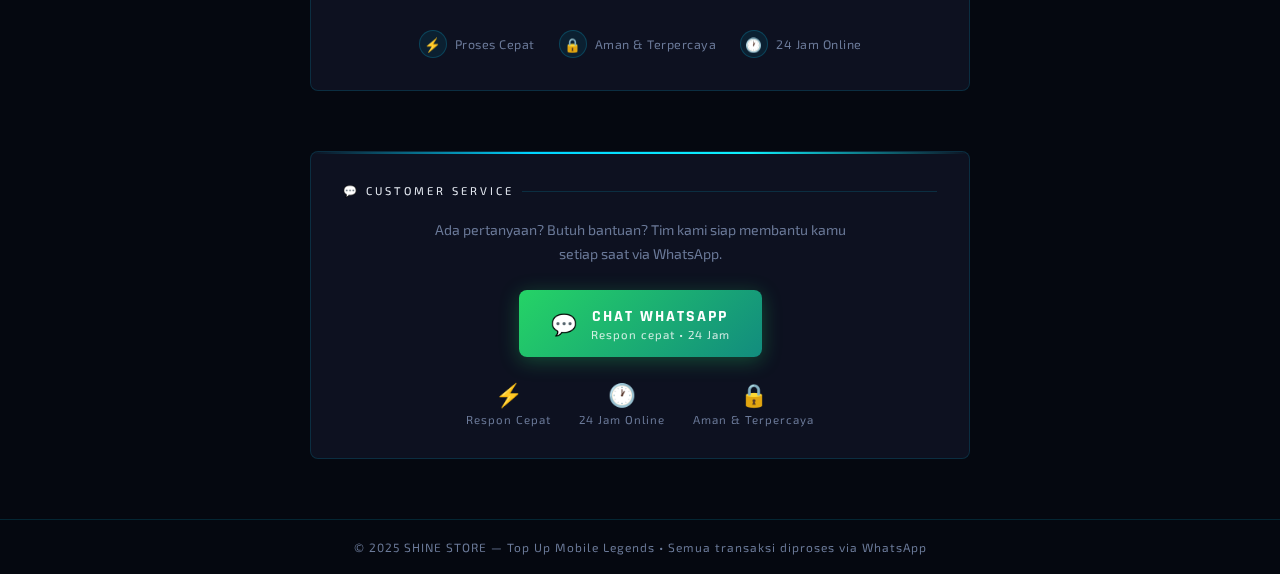
<file: index (1).html>
<!DOCTYPE html>
<html lang="id">
<head>
<meta charset="UTF-8">
<meta name="viewport" content="width=device-width, initial-scale=1.0">
<title>Shine Store — Top Up Mobile Legends</title>
<link href="https://fonts.googleapis.com/css2?family=Rajdhani:wght@400;600;700&family=Exo+2:wght@300;400;700;900&display=swap" rel="stylesheet">
<style>
  :root {
    --bg: #050810;
    --surface: #0d1120;
    --surface2: #111827;
    --neon-blue: #00d4ff;
    --neon-cyan: #0ff0fc;
    --neon-gold: #ffd700;
    --neon-purple: #bf5af2;
    --text: #e8edf5;
    --text-dim: #6b7a99;
    --border: rgba(0,212,255,0.15);
    --glow-blue: 0 0 20px rgba(0,212,255,0.4);
    --glow-gold: 0 0 20px rgba(255,215,0,0.4);
  }

  * { margin:0; padding:0; box-sizing:border-box; }

  body {
    background: var(--bg);
    color: var(--text);
    font-family: 'Exo 2', sans-serif;
    min-height: 100vh;
    overflow-x: hidden;
  }

  /* Animated grid background */
  body::before {
    content: '';
    position: fixed;
    inset: 0;
    background-image:
      linear-gradient(rgba(0,212,255,0.03) 1px, transparent 1px),
      linear-gradient(90deg, rgba(0,212,255,0.03) 1px, transparent 1px);
    background-size: 40px 40px;
    pointer-events: none;
    z-index: 0;
  }

  /* Glow orbs */
  body::after {
    content: '';
    position: fixed;
    top: -200px;
    left: -200px;
    width: 600px;
    height: 600px;
    background: radial-gradient(circle, rgba(0,212,255,0.06) 0%, transparent 70%);
    pointer-events: none;
    z-index: 0;
    animation: orb-float 8s ease-in-out infinite;
  }

  @keyframes orb-float {
    0%, 100% { transform: translate(0,0); }
    50% { transform: translate(100px, 50px); }
  }

  /* HEADER */
  header {
    position: relative;
    z-index: 10;
    padding: 16px 32px;
    display: flex;
    align-items: center;
    justify-content: space-between;
    border-bottom: 1px solid var(--border);
    background: rgba(5,8,16,0.8);
    backdrop-filter: blur(12px);
  }

  .logo {
    font-family: 'Rajdhani', sans-serif;
    font-weight: 700;
    font-size: 1.8rem;
    letter-spacing: 3px;
    color: var(--neon-blue);
    text-shadow: var(--glow-blue);
  }

  .logo span { color: var(--neon-gold); text-shadow: var(--glow-gold); }

  .badge {
    font-size: 0.7rem;
    letter-spacing: 2px;
    color: var(--text-dim);
    text-transform: uppercase;
    border: 1px solid var(--border);
    padding: 4px 10px;
    border-radius: 2px;
  }

  /* HERO */
  .hero {
    position: relative;
    z-index: 1;
    text-align: center;
    padding: 60px 20px 40px;
  }

  .hero-tag {
    display: inline-block;
    font-size: 0.72rem;
    letter-spacing: 4px;
    color: var(--neon-cyan);
    text-transform: uppercase;
    margin-bottom: 16px;
    opacity: 0.8;
  }

  .hero h1 {
    font-family: 'Rajdhani', sans-serif;
    font-size: clamp(2.2rem, 6vw, 4rem);
    font-weight: 700;
    line-height: 1.1;
    margin-bottom: 12px;
    background: linear-gradient(135deg, #fff 30%, var(--neon-blue) 100%);
    -webkit-background-clip: text;
    -webkit-text-fill-color: transparent;
    background-clip: text;
  }

  .hero p {
    color: var(--text-dim);
    font-size: 1rem;
    max-width: 480px;
    margin: 0 auto;
    line-height: 1.6;
  }

  /* FORM CARD */
  .container {
    position: relative;
    z-index: 2;
    max-width: 700px;
    margin: 0 auto;
    padding: 0 20px 60px;
  }

  .card {
    background: var(--surface);
    border: 1px solid var(--border);
    border-radius: 8px;
    padding: 32px;
    position: relative;
    overflow: hidden;
  }

  .card::before {
    content: '';
    position: absolute;
    top: 0; left: 0; right: 0;
    height: 2px;
    background: linear-gradient(90deg, transparent, var(--neon-blue), var(--neon-cyan), transparent);
  }

  /* STEP LABEL */
  .step-label {
    font-size: 0.7rem;
    letter-spacing: 3px;
    color: var(--neon-blue);
    text-transform: uppercase;
    margin-bottom: 20px;
    display: flex;
    align-items: center;
    gap: 8px;
  }

  .step-label::after {
    content: '';
    flex: 1;
    height: 1px;
    background: var(--border);
  }

  /* FORM ELEMENTS */
  .form-group { margin-bottom: 20px; }

  label {
    display: block;
    font-size: 0.8rem;
    letter-spacing: 1.5px;
    text-transform: uppercase;
    color: var(--text-dim);
    margin-bottom: 8px;
  }

  input, select {
    width: 100%;
    background: var(--surface2);
    border: 1px solid var(--border);
    border-radius: 4px;
    padding: 13px 16px;
    color: var(--text);
    font-family: 'Exo 2', sans-serif;
    font-size: 0.95rem;
    outline: none;
    transition: border-color 0.2s, box-shadow 0.2s;
  }

  input:focus, select:focus {
    border-color: var(--neon-blue);
    box-shadow: 0 0 0 3px rgba(0,212,255,0.08);
  }

  select option { background: #1a2035; }

  /* DIAMOND PACKAGES */
  .packages-grid {
    display: grid;
    grid-template-columns: repeat(auto-fill, minmax(130px, 1fr));
    gap: 10px;
    margin-bottom: 24px;
  }

  .pkg {
    background: var(--surface2);
    border: 1px solid var(--border);
    border-radius: 6px;
    padding: 14px 10px;
    text-align: center;
    cursor: pointer;
    transition: all 0.2s;
    position: relative;
  }

  .pkg:hover {
    border-color: var(--neon-blue);
    box-shadow: var(--glow-blue);
    transform: translateY(-2px);
  }

  .pkg.selected {
    border-color: var(--neon-gold);
    background: rgba(255,215,0,0.06);
    box-shadow: var(--glow-gold);
  }

  .pkg.selected::after {
    content: '✓';
    position: absolute;
    top: 6px; right: 8px;
    font-size: 0.7rem;
    color: var(--neon-gold);
  }

  .pkg .diamond {
    font-size: 1.4rem;
    font-weight: 900;
    font-family: 'Rajdhani', sans-serif;
    color: var(--text);
    margin-bottom: 2px;
  }

  .pkg .diamond-label {
    font-size: 0.65rem;
    color: var(--neon-cyan);
    letter-spacing: 1px;
    text-transform: uppercase;
    margin-bottom: 6px;
  }

  .pkg .price {
    font-size: 0.78rem;
    color: var(--text-dim);
  }

  .pkg.popular::before {
    content: 'POPULER';
    position: absolute;
    top: -10px;
    left: 50%;
    transform: translateX(-50%);
    background: var(--neon-blue);
    color: #000;
    font-size: 0.55rem;
    font-weight: 700;
    letter-spacing: 1.5px;
    padding: 2px 8px;
    border-radius: 2px;
  }

  /* DIVIDER */
  .divider {
    height: 1px;
    background: var(--border);
    margin: 28px 0;
  }

  /* ORDER SUMMARY */
  .summary {
    background: var(--surface2);
    border: 1px solid var(--border);
    border-radius: 6px;
    padding: 18px;
    margin-bottom: 24px;
    display: none;
  }

  .summary.show { display: block; }

  .summary-row {
    display: flex;
    justify-content: space-between;
    align-items: center;
    font-size: 0.88rem;
    margin-bottom: 8px;
    color: var(--text-dim);
  }

  .summary-row:last-child { margin-bottom: 0; }

  .summary-row .val {
    color: var(--text);
    font-weight: 600;
  }

  .summary-row.total {
    border-top: 1px solid var(--border);
    padding-top: 10px;
    margin-top: 10px;
    font-size: 1rem;
  }

  .summary-row.total .val {
    color: var(--neon-gold);
    font-size: 1.1rem;
    font-family: 'Rajdhani', sans-serif;
    letter-spacing: 1px;
  }

  /* BUTTON */
  .btn-order {
    width: 100%;
    padding: 16px;
    background: linear-gradient(135deg, #00b8d9, #00d4ff);
    color: #050810;
    font-family: 'Rajdhani', sans-serif;
    font-size: 1.1rem;
    font-weight: 700;
    letter-spacing: 3px;
    text-transform: uppercase;
    border: none;
    border-radius: 6px;
    cursor: pointer;
    transition: all 0.2s;
    position: relative;
    overflow: hidden;
  }

  .btn-order::before {
    content: '';
    position: absolute;
    inset: 0;
    background: linear-gradient(135deg, rgba(255,255,255,0.15), transparent);
    opacity: 0;
    transition: opacity 0.2s;
  }

  .btn-order:hover {
    transform: translateY(-2px);
    box-shadow: 0 8px 30px rgba(0,212,255,0.4);
  }

  .btn-order:hover::before { opacity: 1; }

  .btn-order:active { transform: translateY(0); }

  .btn-order .wa-icon { margin-right: 8px; }

  /* TRUST BADGES */
  .trust {
    display: flex;
    justify-content: center;
    gap: 24px;
    flex-wrap: wrap;
    margin-top: 32px;
    padding-top: 32px;
    border-top: 1px solid var(--border);
  }

  .trust-item {
    display: flex;
    align-items: center;
    gap: 8px;
    font-size: 0.78rem;
    color: var(--text-dim);
    letter-spacing: 0.5px;
  }

  .trust-icon {
    width: 28px;
    height: 28px;
    border-radius: 50%;
    background: rgba(0,212,255,0.08);
    border: 1px solid rgba(0,212,255,0.2);
    display: flex;
    align-items: center;
    justify-content: center;
    font-size: 0.85rem;
  }

  /* FOOTER */
  footer {
    position: relative;
    z-index: 2;
    text-align: center;
    padding: 20px;
    border-top: 1px solid var(--border);
    color: var(--text-dim);
    font-size: 0.75rem;
    letter-spacing: 1px;
  }

  /* SOLD OUT */
  .pkg.sold-out {
    opacity: 0.5;
    cursor: not-allowed;
    pointer-events: none;
    position: relative;
  }
  .pkg.sold-out::after {
    content: 'SOLD OUT';
    position: absolute;
    inset: 0;
    display: flex;
    align-items: center;
    justify-content: center;
    background: rgba(5,8,16,0.7);
    color: var(--neon-red);
    font-family: 'Rajdhani', sans-serif;
    font-size: 0.75rem;
    font-weight: 700;
    letter-spacing: 2px;
    border-radius: 6px;
    pointer-events: none;
  }
  .pkg.admin-mode { cursor: pointer !important; pointer-events: all !important; }
  .admin-bar {
    position: fixed;
    bottom: 0; left: 0; right: 0;
    background: rgba(13,17,32,0.97);
    border-top: 2px solid var(--neon-gold);
    padding: 10px 20px;
    display: flex;
    align-items: center;
    justify-content: space-between;
    z-index: 999;
    backdrop-filter: blur(12px);
  }
  .admin-bar-left { font-size: 0.78rem; color: var(--neon-gold); letter-spacing: 1.5px; font-family: 'Rajdhani', sans-serif; }
  .admin-bar-right { display: flex; gap: 10px; }
  .btn-admin-exit {
    padding: 7px 16px; background: transparent; border: 1px solid var(--neon-red);
    color: var(--neon-red); border-radius: 4px; cursor: pointer;
    font-family: 'Rajdhani', sans-serif; font-size: 0.82rem; letter-spacing: 1px;
  }
  .btn-admin-save {
    padding: 7px 16px; background: var(--neon-gold); border: none;
    color: #000; border-radius: 4px; cursor: pointer;
    font-family: 'Rajdhani', sans-serif; font-size: 0.82rem; font-weight: 700; letter-spacing: 1px;
  }

  /* CUSTOMER SERVICE */
  .cs-btn {
    display: inline-flex;
    align-items: center;
    gap: 14px;
    padding: 16px 32px;
    background: linear-gradient(135deg, #25d366, #128c7e);
    color: #fff;
    text-decoration: none;
    border-radius: 8px;
    transition: all 0.2s;
    box-shadow: 0 4px 20px rgba(37,211,102,0.3);
  }
  .cs-btn:hover {
    transform: translateY(-2px);
    box-shadow: 0 8px 30px rgba(37,211,102,0.45);
  }

  /* Scan line effect */
  .scanline {
    position: fixed;
    top: 0;
    left: 0;
    width: 100%;
    height: 2px;
    background: linear-gradient(90deg, transparent, rgba(0,212,255,0.3), transparent);
    animation: scan 6s linear infinite;
    pointer-events: none;
    z-index: 999;
  }

  @keyframes scan {
    0% { top: 0%; }
    100% { top: 100%; }
  }


  /* APK TABS */
  .apk-tabs {
    display: flex;
    gap: 8px;
    margin-bottom: 16px;
    flex-wrap: wrap;
  }

  .apk-tab {
    background: var(--surface2);
    border: 1px solid rgba(191,90,242,0.3);
    border-radius: 4px;
    padding: 8px 18px;
    color: var(--text-dim);
    font-family: 'Exo 2', sans-serif;
    font-size: 0.85rem;
    letter-spacing: 1px;
    cursor: pointer;
    transition: all 0.2s;
  }

  .apk-tab:hover, .apk-tab.active {
    border-color: var(--neon-purple);
    color: var(--neon-purple);
    box-shadow: 0 0 12px rgba(191,90,242,0.3);
  }

  /* Pulse animation */
  @keyframes pulse-border {
    0%, 100% { box-shadow: 0 0 0 rgba(0,212,255,0); }
    50% { box-shadow: var(--glow-blue); }
  }

  /* Responsive */
  @media (max-width: 480px) {
    header { padding: 14px 16px; }
    .card { padding: 20px 16px; }
    .hero { padding: 40px 16px 30px; }
    .packages-grid { grid-template-columns: repeat(3, 1fr); }
  }
</style>
</head>
<body>

<div class="scanline"></div>

<!-- ADMIN LOGIN MODAL -->
<div id="adminModal" style="display:none; position:fixed; inset:0; background:rgba(0,0,0,0.7); z-index:1000; display:none; align-items:center; justify-content:center; backdrop-filter:blur(4px);">
  <div style="background:var(--surface); border:1px solid var(--border); border-radius:10px; padding:32px; width:320px; text-align:center; position:relative;">
    <div style="position:absolute;top:0;left:0;right:0;height:2px;background:linear-gradient(90deg,transparent,var(--neon-gold),transparent);"></div>
    <div style="font-family:'Rajdhani',sans-serif; font-size:1.4rem; color:var(--neon-gold); letter-spacing:3px; margin-bottom:6px;">🔧 ADMIN MODE</div>
    <p style="font-size:0.78rem; color:var(--text-dim); margin-bottom:20px;">Masukkan password untuk kelola Sold Out</p>
    <div id="adminLoginErr" style="display:none; color:#ff4466; font-size:0.78rem; margin-bottom:10px;">Password salah!</div>
    <input type="password" id="adminPassInput" placeholder="••••••" style="width:100%;background:var(--surface2);border:1px solid var(--border);border-radius:4px;padding:11px;color:var(--text);font-family:'Exo 2',sans-serif;text-align:center;letter-spacing:6px;outline:none;margin-bottom:12px;" onkeydown="if(event.key==='Enter') doAdminLogin()">
    <div style="display:flex;gap:10px;">
      <button onclick="closeAdminModal()" style="flex:1;padding:10px;background:transparent;border:1px solid var(--border);color:var(--text-dim);border-radius:4px;cursor:pointer;font-family:'Rajdhani',sans-serif;letter-spacing:1px;">BATAL</button>
      <button onclick="doAdminLogin()" style="flex:1;padding:10px;background:var(--neon-gold);border:none;color:#000;border-radius:4px;cursor:pointer;font-family:'Rajdhani',sans-serif;font-weight:700;letter-spacing:1px;">MASUK</button>
    </div>
  </div>
</div>

<!-- ADMIN BAR (muncul saat admin mode aktif) -->
<div class="admin-bar" id="adminBar" style="display:none;">
  <div class="admin-bar-left">🔧 ADMIN MODE — Klik paket untuk toggle Sold Out</div>
  <div class="admin-bar-right">
    <button class="btn-admin-exit" onclick="exitAdminMode()">KELUAR</button>
  </div>
</div>

<!-- HEADER -->
<header>
  <div class="logo">SHINE<span>STORE</span></div>
  <div style="display:flex;align-items:center;gap:10px;">
    <div class="badge">⚡ Top Up 24 Jam</div>
    <button onclick="showAdminLogin()" style="background:transparent;border:1px solid var(--border);color:var(--text-dim);padding:5px 12px;border-radius:4px;cursor:pointer;font-size:0.7rem;letter-spacing:1px;font-family:'Exo 2',sans-serif;">🔧 ADMIN</button>
  </div>
</header>

<!-- HERO -->
<div class="hero">
  <div class="hero-tag">// Mobile Legends: Bang Bang</div>
  <h1>Top Up BBC<br>Cepat & Aman</h1>
  <p>Proses manual via WhatsApp. BBC masuk dalam hitungan menit.</p>
</div>

<!-- MAIN FORM -->
<div class="container">
  <div class="card">

    <!-- STEP 1: Pilih Paket -->
    <div class="step-label">01 — Pilih Paket BBC</div>
    <div class="packages-grid" id="packagesGrid">
      <!-- generated by JS -->
    </div>

    <div class="divider"></div>

    <!-- STEP 2: Data Akun -->
    <div class="step-label">02 — Data Akun</div>

    <div class="form-group">
      <label>User ID Mobile Legends</label>
      <input type="number" id="userId" placeholder="Contoh: 123456789" oninput="updateSummary()">
    </div>

    <div class="form-group">
      <label>Zone ID (Server)</label>
      <input type="number" id="zoneId" placeholder="Contoh: 1234" oninput="updateSummary()">
    </div>

    <div class="form-group">
      <label>Nomor WhatsApp Kamu</label>
      <input type="tel" id="waNum" placeholder="Contoh: 08xxxxxxxxxx" oninput="updateSummary()">
    </div>

    <div class="divider"></div>

    <!-- STEP 3: Ringkasan & Order -->
    <div class="step-label">03 — Konfirmasi Order</div>

    <div class="summary" id="summary">
      <div class="summary-row"><span>Paket</span><span class="val" id="sum-pkg">—</span></div>
      <div class="summary-row"><span>User ID</span><span class="val" id="sum-uid">—</span></div>
      <div class="summary-row"><span>Zone ID</span><span class="val" id="sum-zone">—</span></div>
      <div class="summary-row total"><span>Total Bayar</span><span class="val" id="sum-price">—</span></div>
    </div>

    <button class="btn-order" onclick="sendOrder()">
      <span class="wa-icon">💬</span> ORDER VIA WHATSAPP
    </button>

    <div class="divider"></div>

    <!-- APK PREMIUM -->
    <div class="step-label" style="color: var(--neon-purple);">&#x1F525; APK Premium</div>

    <div class="apk-tabs" id="apkTabs">
      <!-- diisi otomatis dari data admin -->
    </div>

    <div class="packages-grid" id="apkGrid"></div>



    <div class="summary" id="apk-summary" style="display:none;">
      <div class="summary-row"><span>Aplikasi</span><span class="val" id="apk-sum-app">—</span></div>
      <div class="summary-row"><span>Durasi</span><span class="val" id="apk-sum-dur">—</span></div>
      <div class="summary-row total"><span>Total Bayar</span><span class="val" id="apk-sum-price">—</span></div>
    </div>

    <button class="btn-order" id="btn-apk-order" style="display:none; background: linear-gradient(135deg, #9b59b6, #bf5af2); margin-bottom: 24px;" onclick="sendApkOrder()">
      <span class="wa-icon">&#x1F4AC;</span> ORDER APK VIA WHATSAPP
    </button>

    <!-- TRUST -->
    <div class="trust">
      <div class="trust-item">
        <div class="trust-icon">⚡</div>
        Proses Cepat
      </div>
      <div class="trust-item">
        <div class="trust-icon">🔒</div>
        Aman & Terpercaya
      </div>
      <div class="trust-item">
        <div class="trust-icon">🕐</div>
        24 Jam Online
      </div>
    </div>

  </div>
</div>

<!-- CS SECTION -->
<div class="container" style="padding-top:0;">
  <div class="card" style="text-align:center;">
    <div class="step-label" style="justify-content:center; color: var(--neon-green);">💬 Customer Service</div>
    <p style="color:var(--text-dim); font-size:0.88rem; margin-bottom:24px; line-height:1.7;">
      Ada pertanyaan? Butuh bantuan? Tim kami siap membantu kamu<br>setiap saat via WhatsApp.
    </p>

    <a href="https://wa.me/62895619811574?text=Halo%20Shine%20Store!%20Saya%20butuh%20bantuan%20😊" target="_blank" class="cs-btn">
      <span style="font-size:1.3rem;">💬</span>
      <div>
        <div style="font-family:'Rajdhani',sans-serif; font-size:1rem; font-weight:700; letter-spacing:2px;">CHAT WHATSAPP</div>
        <div style="font-size:0.72rem; opacity:0.8; letter-spacing:1px;">Respon cepat • 24 Jam</div>
      </div>
    </a>

    <div style="display:flex; justify-content:center; gap:28px; margin-top:24px; flex-wrap:wrap;">
      <div style="text-align:center;">
        <div style="font-size:1.4rem;">⚡</div>
        <div style="font-size:0.72rem; color:var(--text-dim); margin-top:4px; letter-spacing:1px;">Respon Cepat</div>
      </div>
      <div style="text-align:center;">
        <div style="font-size:1.4rem;">🕐</div>
        <div style="font-size:0.72rem; color:var(--text-dim); margin-top:4px; letter-spacing:1px;">24 Jam Online</div>
      </div>
      <div style="text-align:center;">
        <div style="font-size:1.4rem;">🔒</div>
        <div style="font-size:0.72rem; color:var(--text-dim); margin-top:4px; letter-spacing:1px;">Aman & Terpercaya</div>
      </div>
    </div>
  </div>
</div>

<!-- FOOTER -->
<footer>
  © 2025 SHINE STORE — Top Up Mobile Legends • Semua transaksi diproses via WhatsApp
</footer>

<script>
  // =====================
  // CONFIG — GANTI DI SINI
  // =====================
  const WA_NUMBER = '62895619811574'; // Ganti dengan nomor WA kamu!

  const packages = [
    { bbc: 5000,  price: 19000 },
    { bbc: 10000,  price: 38000 },
    { bbc: 15000,  price: 57000 },
    { bbc: 20000,  price: 76000 },
    { bbc: 25000,  price: 95000, popular: true },
    { bbc: 30000,  price: 114000 },
    { bbc: 35000,  price: 133000 },
    { bbc: 40000,  price: 152000 },
    { bbc: 45000,  price: 171000 },
    { bbc: 50000,  price: 190000 },
  ];
  // =====================

  let selectedPkg = null;
  const ADMIN_PASS = '875421';
  const SOLD_KEY = 'shinestore_sold';
  let isAdminMode = false;

  function getSoldOut() {
    try { return JSON.parse(localStorage.getItem(SOLD_KEY)) || {}; } catch(e) { return {}; }
  }
  function saveSoldOut(data) { localStorage.setItem(SOLD_KEY, JSON.stringify(data)); }

  function formatRupiah(n) {
    return 'Rp ' + n.toLocaleString('id-ID');
  }

  // Render packages
  function renderPackages() {
    const grid = document.getElementById('packagesGrid');
    grid.innerHTML = '';
    const sold = getSoldOut();
    packages.forEach((pkg, i) => {
      const key = 'bbc_' + pkg.bbc;
      const isSold = sold[key];
      const div = document.createElement('div');
      div.className = 'pkg' + (pkg.popular ? ' popular' : '') + (isSold ? ' sold-out' : '') + (isAdminMode ? ' admin-mode' : '');
      div.dataset.key = key;
      div.innerHTML = `
        <div class="diamond">${pkg.bbc}</div>
        <div class="diamond-label">💎 BBC</div>
        <div class="price">${formatRupiah(pkg.price)}</div>
      `;
      div.onclick = () => {
        if (isAdminMode) { toggleSoldOut(key); return; }
        if (!isSold) selectPkg(i, div);
      };
      grid.appendChild(div);
    });
  }
  renderPackages();

  function selectPkg(i, el) {
    document.querySelectorAll('.pkg').forEach(p => p.classList.remove('selected'));
    el.classList.add('selected');
    selectedPkg = packages[i];
    updateSummary();
  }

  function updateSummary() {
    const uid = document.getElementById('userId').value;
    const zone = document.getElementById('zoneId').value;

    if (!selectedPkg) return;

    const summary = document.getElementById('summary');
    summary.classList.add('show');

    document.getElementById('sum-pkg').textContent = `${selectedPkg.bbc} BBC`;
    document.getElementById('sum-uid').textContent = uid || '—';
    document.getElementById('sum-zone').textContent = zone || '—';
    document.getElementById('sum-price').textContent = formatRupiah(selectedPkg.price);
  }

  function sendOrder() {
    const uid = document.getElementById('userId').value.trim();
    const zone = document.getElementById('zoneId').value.trim();
    const wa = document.getElementById('waNum').value.trim();

    if (!selectedPkg) {
      alert('⚠️ Pilih paket BBC terlebih dahulu!');
      return;
    }
    if (!uid) {
      alert('⚠️ Masukkan User ID Mobile Legends kamu!');
      return;
    }
    if (!zone) {
      alert('⚠️ Masukkan Zone ID kamu!');
      return;
    }
    if (!wa) {
      alert('⚠️ Masukkan nomor WhatsApp kamu!');
      return;
    }

    const msg = `Halo Shine Store! 👋

Saya ingin top up Mobile Legends:

💎 *Paket:* ${selectedPkg.bbc} BBC
💰 *Harga:* ${formatRupiah(selectedPkg.price)}
🆔 *User ID:* ${uid}
🌐 *Zone ID:* ${zone}
📱 *No. WA saya:* ${wa}

Mohon dikonfirmasi. Terima kasih!`;

    const url = `https://wa.me/${WA_NUMBER}?text=${encodeURIComponent(msg)}`;
    window.open(url, '_blank');
  }

  // =====================================================================
  // EDIT APK DI SINI - Tambah/ubah aplikasi & harga langsung di file ini
  // Cara: copy blok { ... }, paste setelah koma, ubah nama/harga, save,
  //       lalu upload ulang ke GitHub. Selesai!
  // =====================================================================
  const APK_DATA = [

    {
      name:  'CapCut',
      emoji: '🎬',
      plans: [
        { dur: '7 Hari',  price: 1200 },
        { dur: '14 Hari', price: 1500 },
        { dur: '21 Hari', price: 1800 },
        { dur: '28 Hari', price: 2200 },
        { dur: '35 Hari', price: 2900 },
        { dur: '42 Hari', price: 3500 },
      ]
    },

    {
      name:  'Canva',
      emoji: '🎨',
      plans: [
        { dur: '1 Bulan',  price: 12000 },
        { dur: '1 Tahun',  price: 108000 },
        { dur: 'Lifetime', price: 118000 },
      ]
    },

    {
      name:  'iQIYI',
      emoji: '🎬',
      plans: [
        { dur: 'Standar 1 Bulan', price: 3000 },
        { dur: 'Standar 1 Tahun', price: 7000 },
      ]
    },

    {
      name:  'Vidio',
      emoji: '📺',
      plans: [
        { dur: 'Mobile Sharing 1 Bulan',  price: 13300 },
        { dur: 'Mobile Private 1 Bulan',  price: 21200 },
        { dur: 'All Device Sharing 1 Bulan', price: 19800 },
      ]
    },

    {
      name:  'Spotify',
      emoji: '🎵',
      plans: [
        { dur: 'Individual',              price: 8000 },
        { dur: 'Individual No Garansi',   price: 800 },
      ]
    },

    // Contoh tambah aplikasi lain (hapus // untuk aktifkan):
    // {
    //   name:  'Spotify',
    //   emoji: '🎵',
    //   plans: [
    //     { dur: '1 Bulan',  price: 15000 },
    //     { dur: '3 Bulan',  price: 40000 },
    //     { dur: '12 Bulan', price: 140000 },
    //   ]
    // },

  ];
  // =====================================================================

  function getApkData() { return APK_DATA; }

  let selectedApk = null;
  let currentAppIndex = 0;
  let apkData = [];

  function initApkSection() {
    apkData = getApkData();
    const tabs = document.getElementById('apkTabs');
    tabs.innerHTML = '';

    if (apkData.length === 0) {
      document.getElementById('apkGrid').innerHTML = '<div style="color:var(--text-dim);font-size:0.85rem;padding:16px 0;">Belum ada APK tersedia.</div>';
      return;
    }

    apkData.forEach((app, i) => {
      const btn = document.createElement('button');
      btn.className = 'apk-tab' + (i === 0 ? ' active' : '');
      btn.textContent = app.emoji + ' ' + app.name;
      btn.onclick = () => selectApp(i, btn);
      tabs.appendChild(btn);
    });

    currentAppIndex = 0;
    renderApkGrid();
  }

  function selectApp(idx, btn) {
    currentAppIndex = idx;
    document.querySelectorAll('.apk-tab').forEach(t => t.classList.remove('active'));
    btn.classList.add('active');
    selectedApk = null;
    renderApkGrid();
    document.getElementById('apk-summary').style.display = 'none';
    document.getElementById('btn-apk-order').style.display = 'none';
  }

  function renderApkGrid() {
    const apkGrid = document.getElementById('apkGrid');
    apkGrid.innerHTML = '';
    const app = apkData[currentAppIndex];
    if (!app) return;
    const sold = getSoldOut();

    app.plans.forEach((plan, i) => {
      const key = 'apk_' + app.name + '_' + i;
      const isSold = sold[key];
      const div = document.createElement('div');
      div.className = 'pkg' + (isSold ? ' sold-out' : '') + (isAdminMode ? ' admin-mode' : '');
      div.dataset.key = key;
      div.innerHTML = `
        <div class="diamond" style="font-size:1rem;">${app.emoji}</div>
        <div class="diamond-label" style="font-size:0.75rem; color: var(--neon-purple);">${plan.dur}</div>
        <div class="price">${formatRupiah(plan.price)}</div>
      `;
      div.onclick = () => {
        if (isAdminMode) { toggleSoldOut(key); return; }
        if (!isSold) selectApkPlan(i, div);
      };
      apkGrid.appendChild(div);
    });
  }

  function selectApkPlan(i, el) {
    document.querySelectorAll('#apkGrid .pkg').forEach(p => p.classList.remove('selected'));
    el.classList.add('selected');
    const app = apkData[currentAppIndex];
    selectedApk = { app: app.name, ...app.plans[i] };
    document.getElementById('apk-summary').style.display = 'block';
    document.getElementById('btn-apk-order').style.display = 'block';
    updateApkSummary();
  }

  function updateApkSummary() {
    if (!selectedApk) return;
    document.getElementById('apk-sum-app').textContent = selectedApk.app;
    document.getElementById('apk-sum-dur').textContent = selectedApk.dur;
    document.getElementById('apk-sum-price').textContent = formatRupiah(selectedApk.price);
  }

  function sendApkOrder() {
    if (!selectedApk) { alert('Pilih paket APK dulu!'); return; }
    const wa = document.getElementById('waNum').value.trim();
    if (!wa) { alert('Masukkan nomor WhatsApp kamu!'); return; }

    const msg = `Halo Shine Store! 👋

Saya ingin beli APK Premium:

📱 *Aplikasi:* ${selectedApk.app} Premium
📅 *Durasi:* ${selectedApk.dur}
💰 *Harga:* ${formatRupiah(selectedApk.price)}
📱 *No. WA saya:* ${wa}

Mohon dikonfirmasi. Terima kasih!`;

    const url = `https://wa.me/${WA_NUMBER}?text=${encodeURIComponent(msg)}`;
    window.open(url, '_blank');
  }

  // Init APK section on load
  initApkSection();

  // =====================
  // ADMIN SOLD OUT
  // =====================
  function showAdminLogin() {
    const modal = document.getElementById('adminModal');
    modal.style.display = 'flex';
    document.getElementById('adminPassInput').value = '';
    document.getElementById('adminLoginErr').style.display = 'none';
  }

  function closeAdminModal() {
    document.getElementById('adminModal').style.display = 'none';
  }

  function doAdminLogin() {
    const val = document.getElementById('adminPassInput').value;
    if (val === ADMIN_PASS) {
      closeAdminModal();
      isAdminMode = true;
      document.getElementById('adminBar').style.display = 'flex';
      renderPackages();
      renderApkGrid();
    } else {
      document.getElementById('adminLoginErr').style.display = 'block';
      document.getElementById('adminPassInput').value = '';
    }
  }

  function exitAdminMode() {
    isAdminMode = false;
    document.getElementById('adminBar').style.display = 'none';
    renderPackages();
    renderApkGrid();
  }

  function toggleSoldOut(key) {
    const sold = getSoldOut();
    sold[key] = !sold[key];
    if (!sold[key]) delete sold[key];
    saveSoldOut(sold);
    renderPackages();
    renderApkGrid();
  }

</script>

</body>
</html>
</file>
